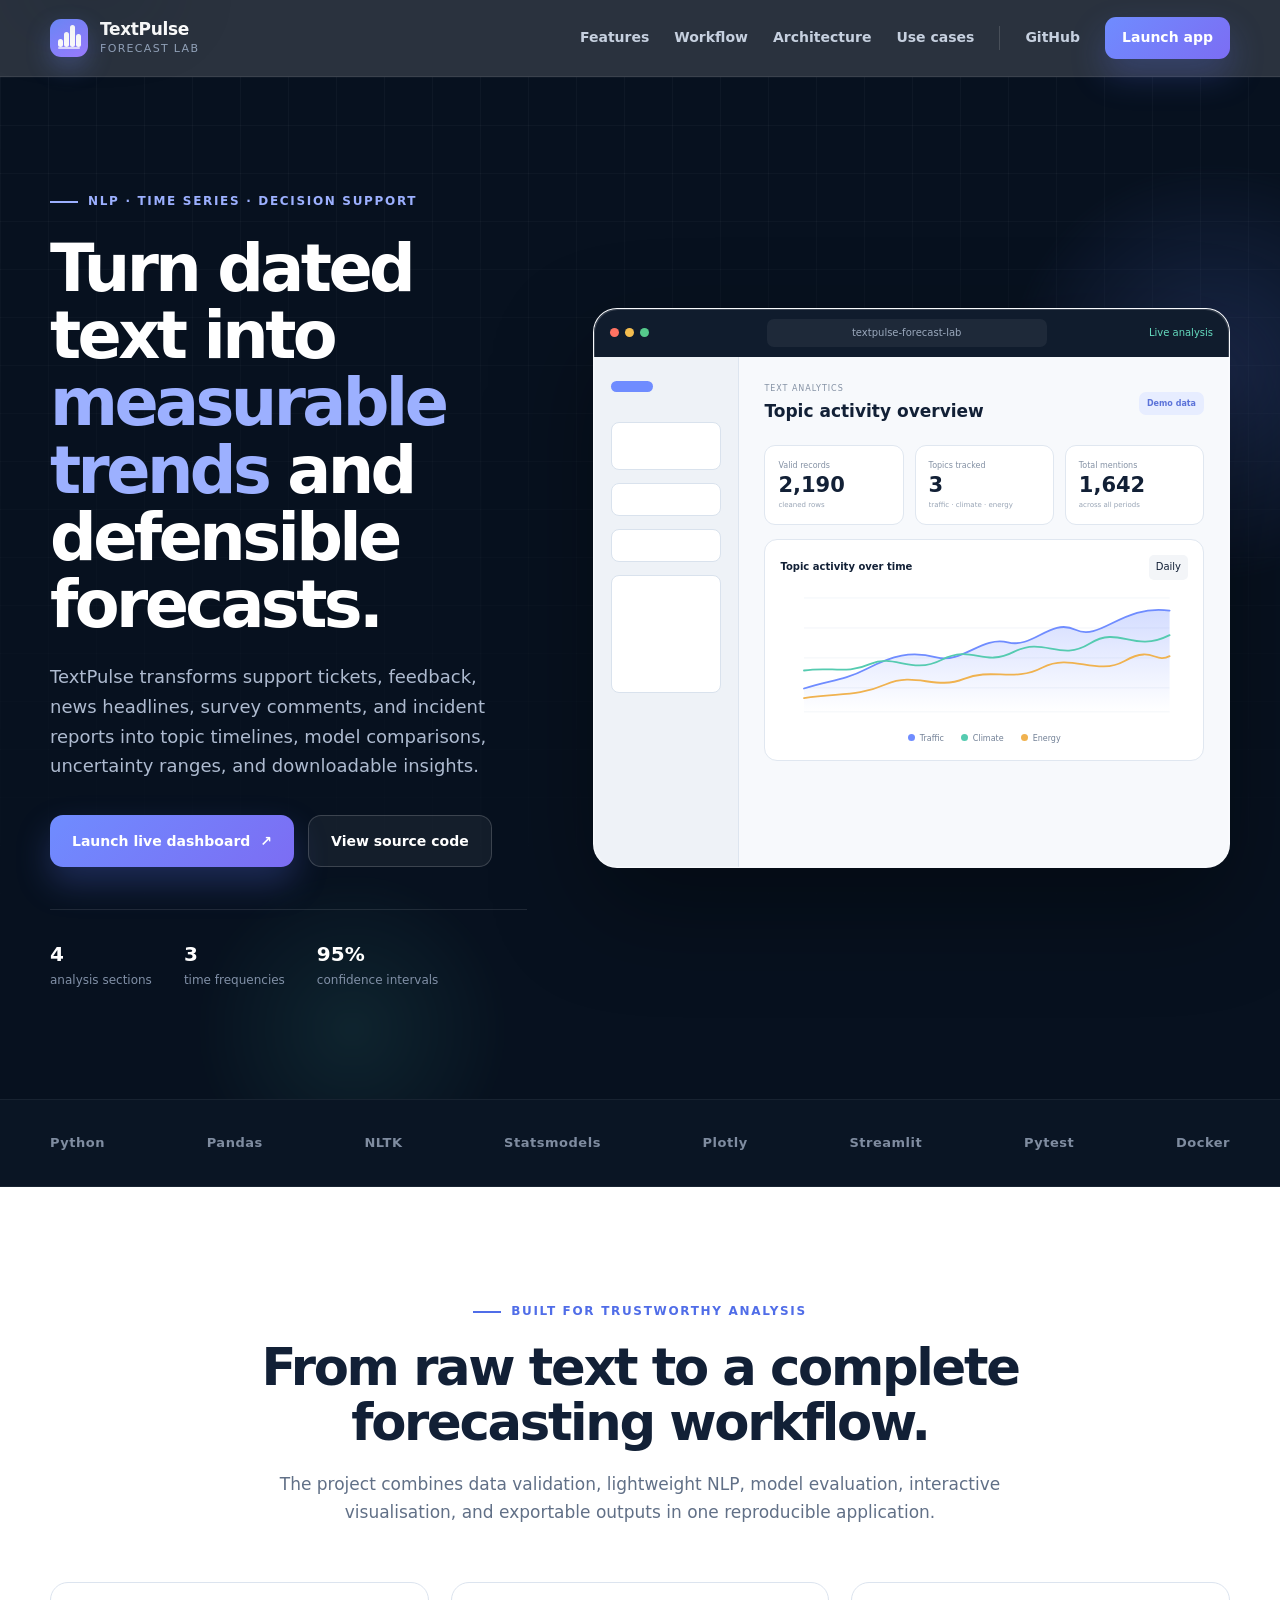
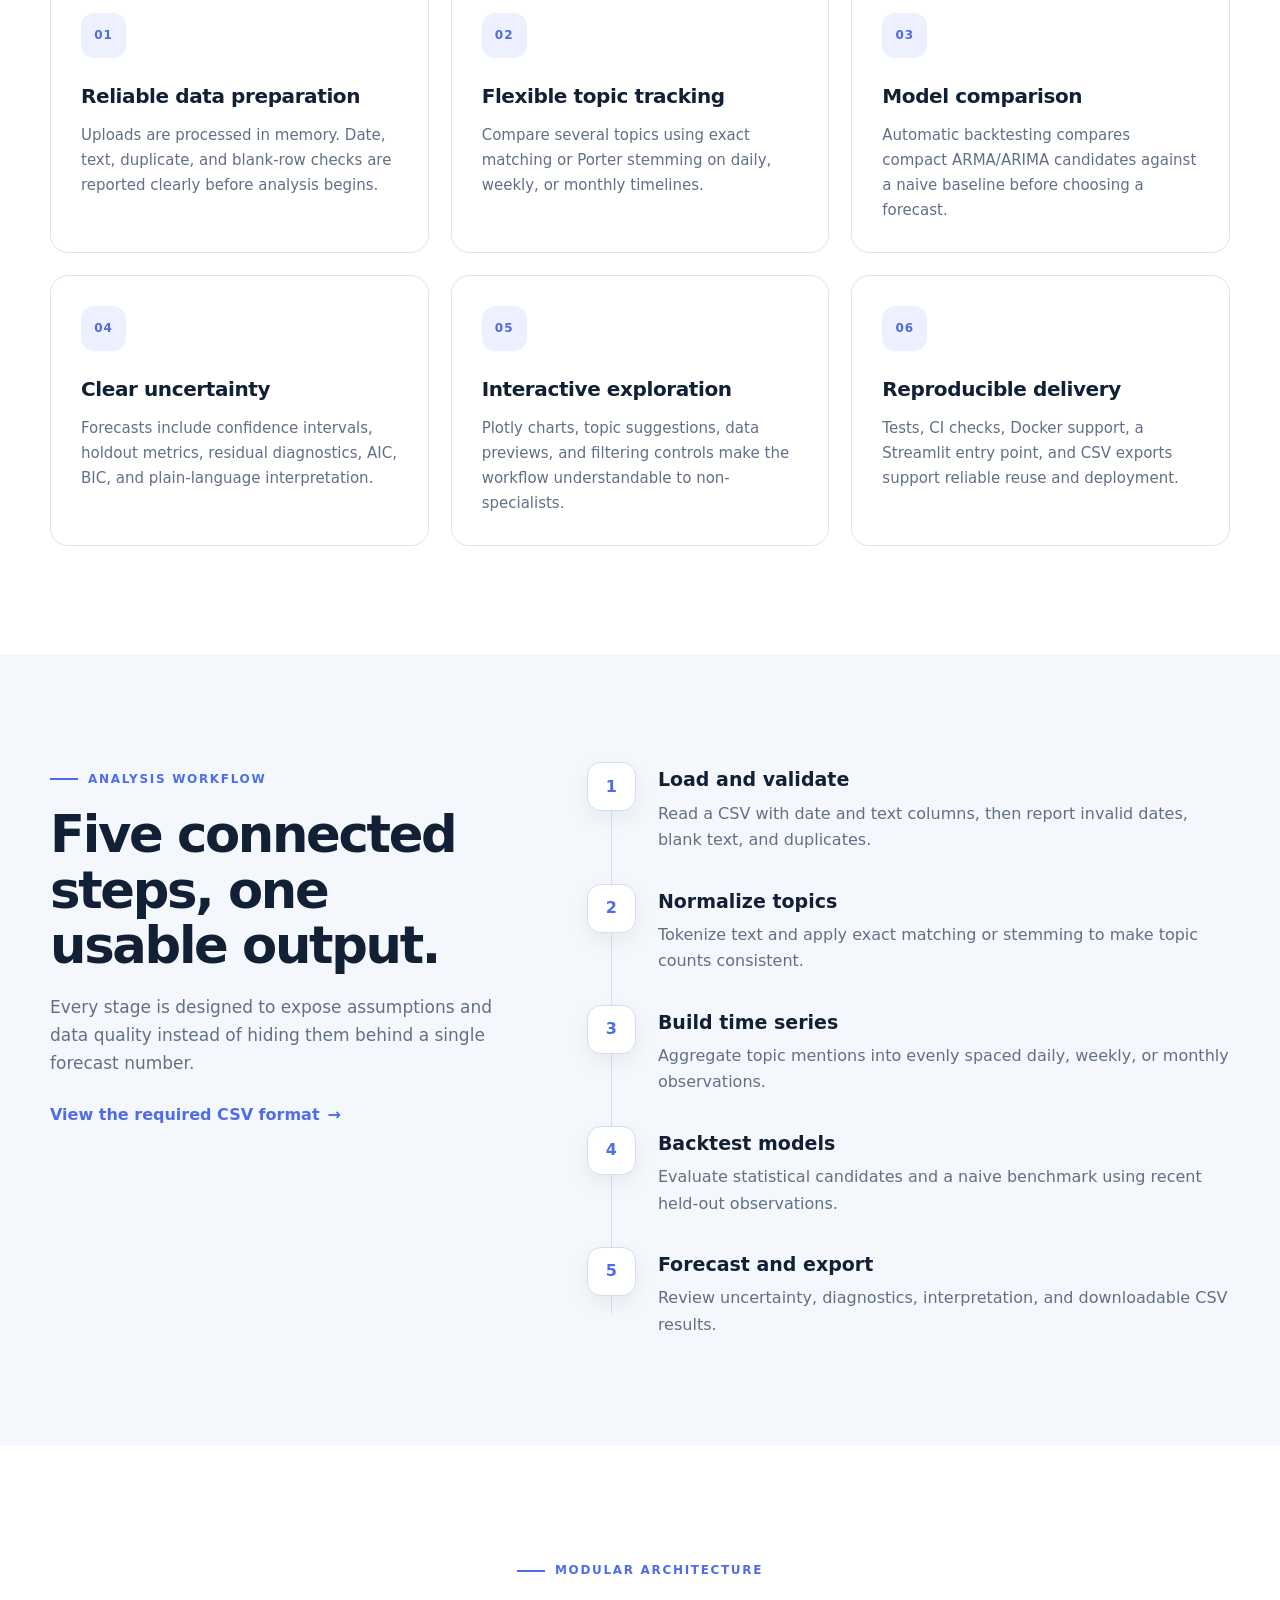
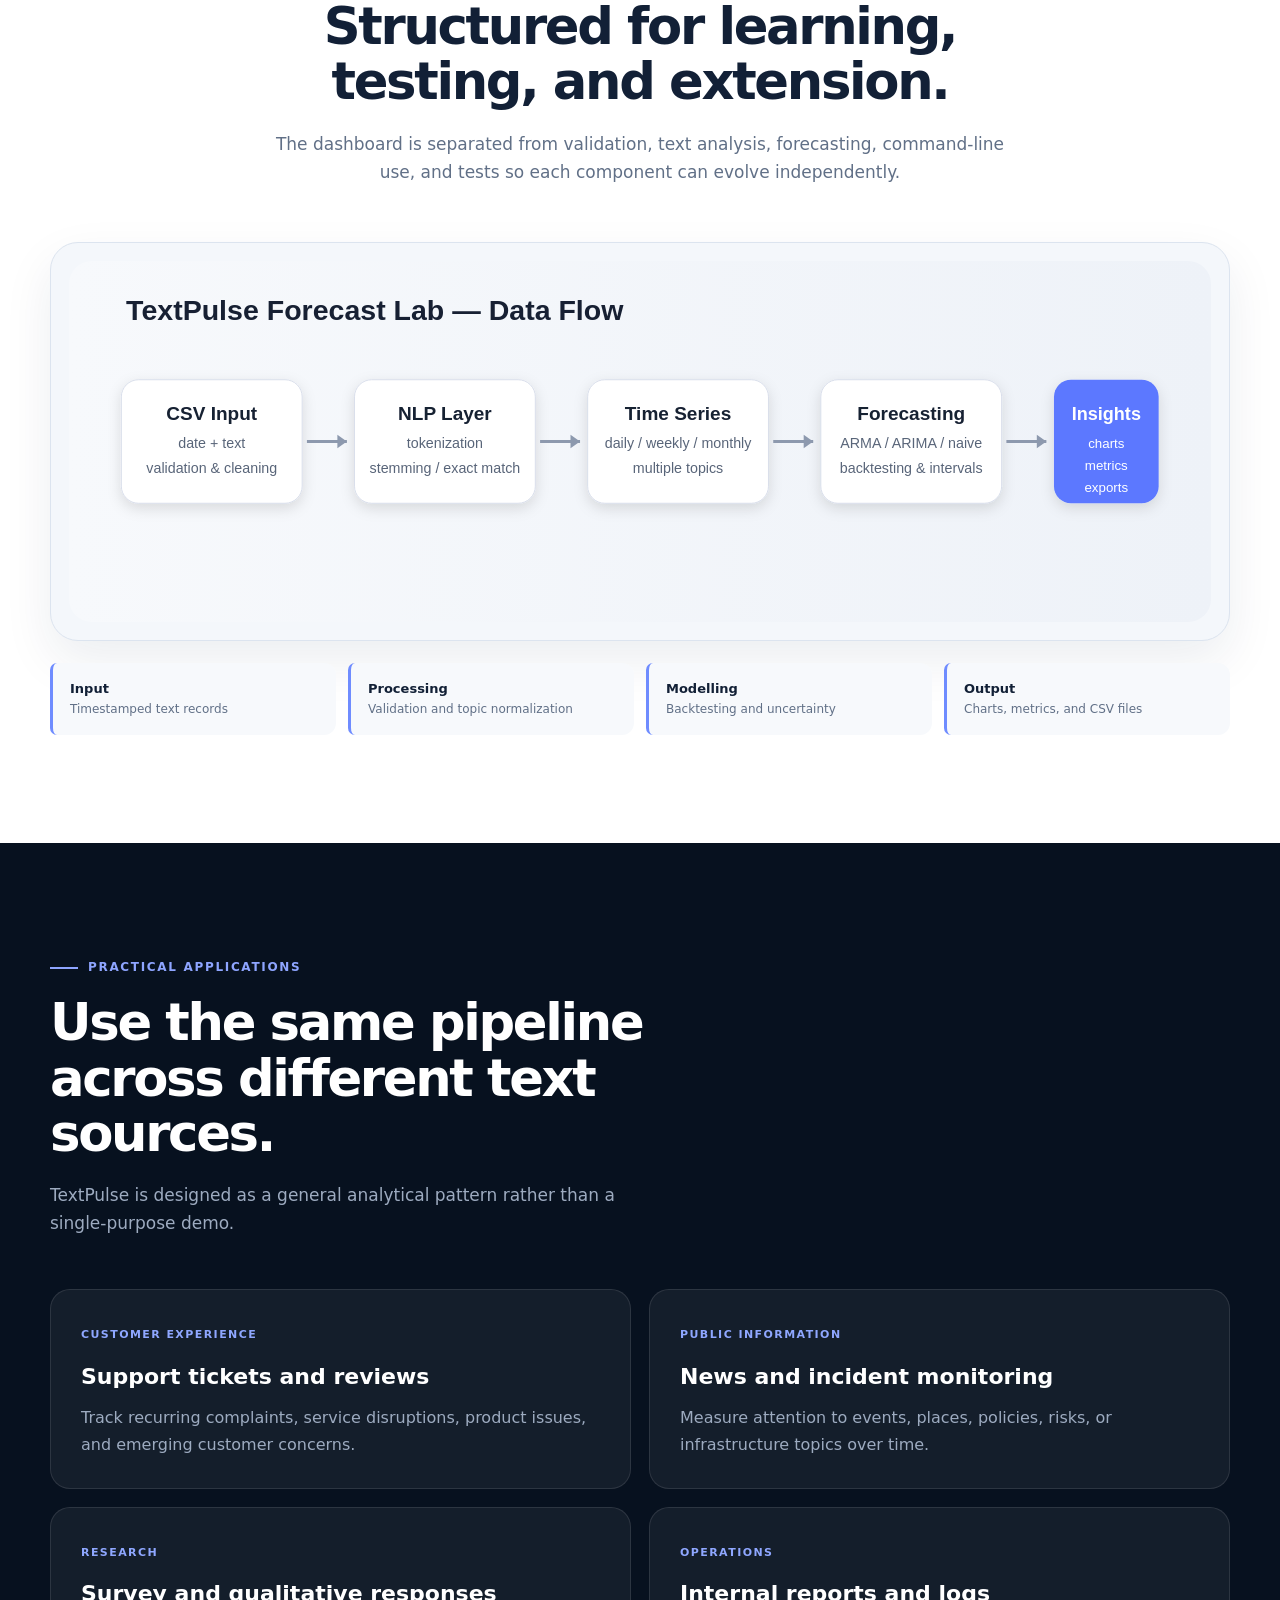
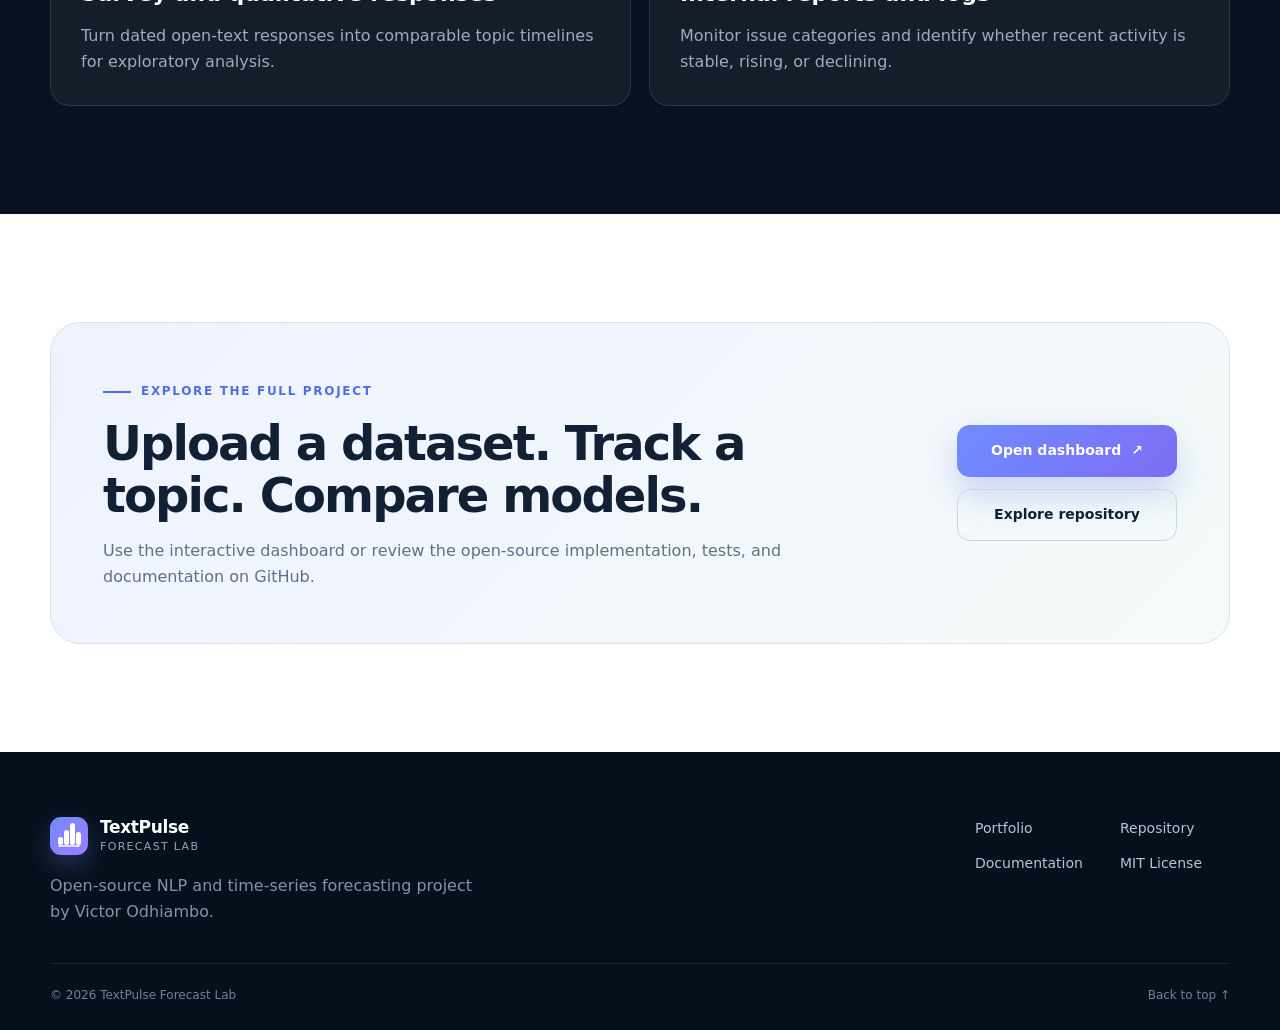
<file: index.html>
<!doctype html>
<html lang="en">
<head>
  <meta charset="utf-8">
  <meta name="viewport" content="width=device-width, initial-scale=1">
  <title>TextPulse Forecast Lab | NLP Topic Forecasting</title>
  <meta name="description" content="TextPulse Forecast Lab converts timestamped text into topic trends, model comparisons, forecasts, uncertainty intervals, diagnostics, and downloadable insights.">
  <meta name="author" content="Victor Odhiambo">
  <meta name="theme-color" content="#07111f">
  <meta property="og:type" content="website">
  <meta property="og:title" content="TextPulse Forecast Lab">
  <meta property="og:description" content="An interactive NLP and time-series forecasting platform for measuring and forecasting topic activity in dated text.">
  <meta property="og:url" content="https://aderovick.github.io/stem-arma-lab/">
  <meta property="og:image" content="https://aderovick.github.io/stem-arma-lab/assets/social-preview.svg">
  <meta name="twitter:card" content="summary_large_image">
  <link rel="canonical" href="https://aderovick.github.io/stem-arma-lab/">
  <link rel="icon" href="assets/favicon.svg" type="image/svg+xml">
  <link rel="manifest" href="site.webmanifest">
  <link rel="stylesheet" href="assets/site.css">
  <script type="application/ld+json">
  {
    "@context": "https://schema.org",
    "@type": "SoftwareApplication",
    "name": "TextPulse Forecast Lab",
    "applicationCategory": "DataAnalysisApplication",
    "operatingSystem": "Web",
    "description": "A Streamlit application that turns timestamped text into topic trends and short-term forecasts using NLP and time-series models.",
    "url": "https://aderovick.github.io/stem-arma-lab/",
    "codeRepository": "https://github.com/AderoVick/stem-arma-lab",
    "author": {
      "@type": "Person",
      "name": "Victor Odhiambo",
      "url": "https://aderovick.github.io/"
    }
  }
  </script>
</head>
<body>
  <a class="skip-link" href="#main-content">Skip to content</a>

  <header class="site-header" id="top">
    <div class="container nav-wrap">
      <a class="brand" href="#top" aria-label="TextPulse home">
        <span class="brand-mark" aria-hidden="true">
          <span></span><span></span><span></span><span></span><span></span>
        </span>
        <span>
          <strong>TextPulse</strong>
          <small>Forecast Lab</small>
        </span>
      </a>

      <button class="nav-toggle" type="button" aria-expanded="false" aria-controls="primary-nav">
        <span></span><span></span><span></span>
        <span class="sr-only">Open navigation</span>
      </button>

      <nav class="primary-nav" id="primary-nav" aria-label="Primary navigation">
        <a href="#features">Features</a>
        <a href="#workflow">Workflow</a>
        <a href="#architecture">Architecture</a>
        <a href="#use-cases">Use cases</a>
        <a class="nav-github" href="https://github.com/AderoVick/stem-arma-lab" target="_blank" rel="noreferrer">GitHub</a>
        <a class="button button-small" data-live-link href="https://stem-arma-lab.streamlit.app/" target="_blank" rel="noreferrer">Launch app</a>
      </nav>
    </div>
  </header>

  <main id="main-content">
    <section class="hero section-pad">
      <div class="hero-orb hero-orb-one" aria-hidden="true"></div>
      <div class="hero-orb hero-orb-two" aria-hidden="true"></div>
      <div class="container hero-grid">
        <div class="hero-copy reveal">
          <div class="eyebrow"><span></span> NLP · Time series · Decision support</div>
          <h1>Turn dated text into <em>measurable trends</em> and defensible forecasts.</h1>
          <p class="hero-lead">TextPulse transforms support tickets, feedback, news headlines, survey comments, and incident reports into topic timelines, model comparisons, uncertainty ranges, and downloadable insights.</p>

          <div class="hero-actions">
            <a class="button" data-live-link href="https://stem-arma-lab.streamlit.app/" target="_blank" rel="noreferrer">
              Launch live dashboard
              <span aria-hidden="true">↗</span>
            </a>
            <a class="button button-ghost" href="https://github.com/AderoVick/stem-arma-lab" target="_blank" rel="noreferrer">
              View source code
            </a>
          </div>

          <div class="hero-meta" aria-label="Project highlights">
            <div><strong>4</strong><span>analysis sections</span></div>
            <div><strong>3</strong><span>time frequencies</span></div>
            <div><strong>95%</strong><span>confidence intervals</span></div>
          </div>
        </div>

        <div class="dashboard-shell reveal" aria-label="Dashboard preview">
          <div class="browser-bar">
            <div class="browser-dots"><span></span><span></span><span></span></div>
            <div class="browser-address">textpulse-forecast-lab</div>
            <div class="browser-status">Live analysis</div>
          </div>
          <div class="dashboard-body">
            <aside class="mock-sidebar">
              <div class="mock-logo"></div>
              <div class="mock-control wide"></div>
              <div class="mock-control"></div>
              <div class="mock-control"></div>
              <div class="mock-control tall"></div>
            </aside>
            <div class="mock-main">
              <div class="mock-heading">
                <div><span>TEXT ANALYTICS</span><strong>Topic activity overview</strong></div>
                <div class="mock-badge">Demo data</div>
              </div>
              <div class="metric-row">
                <div><span>Valid records</span><strong>2,190</strong><small>cleaned rows</small></div>
                <div><span>Topics tracked</span><strong>3</strong><small>traffic · climate · energy</small></div>
                <div><span>Total mentions</span><strong>1,642</strong><small>across all periods</small></div>
              </div>
              <div class="chart-card">
                <div class="chart-title"><strong>Topic activity over time</strong><span>Daily</span></div>
                <svg viewBox="0 0 680 240" role="img" aria-label="Illustrative multi-topic line chart">
                  <defs>
                    <linearGradient id="chartFill" x1="0" y1="0" x2="0" y2="1">
                      <stop offset="0" stop-color="#6f8cff" stop-opacity=".30"/>
                      <stop offset="1" stop-color="#6f8cff" stop-opacity="0"/>
                    </linearGradient>
                  </defs>
                  <g class="grid-lines">
                    <line x1="40" y1="30" x2="650" y2="30"/><line x1="40" y1="80" x2="650" y2="80"/>
                    <line x1="40" y1="130" x2="650" y2="130"/><line x1="40" y1="180" x2="650" y2="180"/>
                    <line x1="40" y1="220" x2="650" y2="220"/>
                  </g>
                  <path class="chart-area" d="M40 181 C84 166,102 170,145 148 S218 118,261 129 S337 93,380 104 S451 63,493 83 S571 40,650 51 L650 220 L40 220 Z"/>
                  <path class="line line-one" d="M40 181 C84 166,102 170,145 148 S218 118,261 129 S337 93,380 104 S451 63,493 83 S571 40,650 51"/>
                  <path class="line line-two" d="M40 151 C85 144,111 158,151 140 S219 159,270 133 S339 146,390 120 S467 137,517 106 S588 123,650 92"/>
                  <path class="line line-three" d="M40 197 C99 188,129 195,177 174 S260 184,307 165 S390 171,438 146 S528 161,575 135 S625 140,650 127"/>
                </svg>
                <div class="chart-legend"><span class="legend-one">Traffic</span><span class="legend-two">Climate</span><span class="legend-three">Energy</span></div>
              </div>
            </div>
          </div>
        </div>
      </div>
    </section>

    <section class="proof-strip" aria-label="Technology stack">
      <div class="container proof-list">
        <span>Python</span><span>Pandas</span><span>NLTK</span><span>Statsmodels</span><span>Plotly</span><span>Streamlit</span><span>Pytest</span><span>Docker</span>
      </div>
    </section>

    <section class="section-pad" id="features">
      <div class="container">
        <div class="section-heading centered reveal">
          <div class="eyebrow"><span></span> Built for trustworthy analysis</div>
          <h2>From raw text to a complete forecasting workflow.</h2>
          <p>The project combines data validation, lightweight NLP, model evaluation, interactive visualisation, and exportable outputs in one reproducible application.</p>
        </div>

        <div class="feature-grid">
          <article class="feature-card reveal">
            <div class="icon-wrap">01</div>
            <h3>Reliable data preparation</h3>
            <p>Uploads are processed in memory. Date, text, duplicate, and blank-row checks are reported clearly before analysis begins.</p>
          </article>
          <article class="feature-card reveal">
            <div class="icon-wrap">02</div>
            <h3>Flexible topic tracking</h3>
            <p>Compare several topics using exact matching or Porter stemming on daily, weekly, or monthly timelines.</p>
          </article>
          <article class="feature-card reveal">
            <div class="icon-wrap">03</div>
            <h3>Model comparison</h3>
            <p>Automatic backtesting compares compact ARMA/ARIMA candidates against a naive baseline before choosing a forecast.</p>
          </article>
          <article class="feature-card reveal">
            <div class="icon-wrap">04</div>
            <h3>Clear uncertainty</h3>
            <p>Forecasts include confidence intervals, holdout metrics, residual diagnostics, AIC, BIC, and plain-language interpretation.</p>
          </article>
          <article class="feature-card reveal">
            <div class="icon-wrap">05</div>
            <h3>Interactive exploration</h3>
            <p>Plotly charts, topic suggestions, data previews, and filtering controls make the workflow understandable to non-specialists.</p>
          </article>
          <article class="feature-card reveal">
            <div class="icon-wrap">06</div>
            <h3>Reproducible delivery</h3>
            <p>Tests, CI checks, Docker support, a Streamlit entry point, and CSV exports support reliable reuse and deployment.</p>
          </article>
        </div>
      </div>
    </section>

    <section class="section-pad section-tint" id="workflow">
      <div class="container split-layout">
        <div class="section-heading reveal">
          <div class="eyebrow"><span></span> Analysis workflow</div>
          <h2>Five connected steps, one usable output.</h2>
          <p>Every stage is designed to expose assumptions and data quality instead of hiding them behind a single forecast number.</p>
          <a class="text-link" href="https://github.com/AderoVick/stem-arma-lab#data-format" target="_blank" rel="noreferrer">View the required CSV format <span>→</span></a>
        </div>

        <ol class="timeline reveal">
          <li><span>1</span><div><strong>Load and validate</strong><p>Read a CSV with date and text columns, then report invalid dates, blank text, and duplicates.</p></div></li>
          <li><span>2</span><div><strong>Normalize topics</strong><p>Tokenize text and apply exact matching or stemming to make topic counts consistent.</p></div></li>
          <li><span>3</span><div><strong>Build time series</strong><p>Aggregate topic mentions into evenly spaced daily, weekly, or monthly observations.</p></div></li>
          <li><span>4</span><div><strong>Backtest models</strong><p>Evaluate statistical candidates and a naive benchmark using recent held-out observations.</p></div></li>
          <li><span>5</span><div><strong>Forecast and export</strong><p>Review uncertainty, diagnostics, interpretation, and downloadable CSV results.</p></div></li>
        </ol>
      </div>
    </section>

    <section class="section-pad" id="architecture">
      <div class="container">
        <div class="section-heading centered reveal">
          <div class="eyebrow"><span></span> Modular architecture</div>
          <h2>Structured for learning, testing, and extension.</h2>
          <p>The dashboard is separated from validation, text analysis, forecasting, command-line use, and tests so each component can evolve independently.</p>
        </div>
        <div class="architecture-frame reveal">
          <img src="assets/architecture.svg" alt="TextPulse data flow from CSV input through NLP and time-series forecasting to insights">
        </div>
        <div class="architecture-notes reveal">
          <div><strong>Input</strong><span>Timestamped text records</span></div>
          <div><strong>Processing</strong><span>Validation and topic normalization</span></div>
          <div><strong>Modelling</strong><span>Backtesting and uncertainty</span></div>
          <div><strong>Output</strong><span>Charts, metrics, and CSV files</span></div>
        </div>
      </div>
    </section>

    <section class="section-pad section-dark" id="use-cases">
      <div class="container">
        <div class="section-heading reveal">
          <div class="eyebrow eyebrow-light"><span></span> Practical applications</div>
          <h2>Use the same pipeline across different text sources.</h2>
          <p>TextPulse is designed as a general analytical pattern rather than a single-purpose demo.</p>
        </div>
        <div class="use-case-grid">
          <article class="use-case-card reveal"><span>Customer experience</span><h3>Support tickets and reviews</h3><p>Track recurring complaints, service disruptions, product issues, and emerging customer concerns.</p></article>
          <article class="use-case-card reveal"><span>Public information</span><h3>News and incident monitoring</h3><p>Measure attention to events, places, policies, risks, or infrastructure topics over time.</p></article>
          <article class="use-case-card reveal"><span>Research</span><h3>Survey and qualitative responses</h3><p>Turn dated open-text responses into comparable topic timelines for exploratory analysis.</p></article>
          <article class="use-case-card reveal"><span>Operations</span><h3>Internal reports and logs</h3><p>Monitor issue categories and identify whether recent activity is stable, rising, or declining.</p></article>
        </div>
      </div>
    </section>

    <section class="section-pad">
      <div class="container cta-panel reveal">
        <div>
          <div class="eyebrow"><span></span> Explore the full project</div>
          <h2>Upload a dataset. Track a topic. Compare models.</h2>
          <p>Use the interactive dashboard or review the open-source implementation, tests, and documentation on GitHub.</p>
        </div>
        <div class="cta-actions">
          <a class="button" data-live-link href="https://stem-arma-lab.streamlit.app/" target="_blank" rel="noreferrer">Open dashboard <span>↗</span></a>
          <a class="button button-ghost-dark" href="https://github.com/AderoVick/stem-arma-lab" target="_blank" rel="noreferrer">Explore repository</a>
        </div>
      </div>
    </section>
  </main>

  <footer class="site-footer">
    <div class="container footer-grid">
      <div>
        <a class="brand footer-brand" href="#top">
          <span class="brand-mark" aria-hidden="true"><span></span><span></span><span></span><span></span><span></span></span>
          <span><strong>TextPulse</strong><small>Forecast Lab</small></span>
        </a>
        <p>Open-source NLP and time-series forecasting project by Victor Odhiambo.</p>
      </div>
      <div class="footer-links">
        <a href="https://aderovick.github.io/">Portfolio</a>
        <a href="https://github.com/AderoVick/stem-arma-lab">Repository</a>
        <a href="README.md">Documentation</a>
        <a href="LICENSE">MIT License</a>
      </div>
    </div>
    <div class="container footer-bottom">
      <span>© <span id="year"></span> TextPulse Forecast Lab</span>
      <a href="#top">Back to top ↑</a>
    </div>
  </footer>

  <script src="assets/site-config.js"></script>
  <script src="assets/site.js"></script>
</body>
</html>
</file>
<file: assets/site.css>
:root {
  --bg: #07111f;
  --bg-soft: #0b1728;
  --surface: #ffffff;
  --surface-soft: #f4f7fb;
  --text: #122036;
  --muted: #617087;
  --line: #dce4ef;
  --primary: #6f8cff;
  --primary-dark: #506de8;
  --aqua: #55d6be;
  --gold: #f7bf5b;
  --shadow: 0 28px 80px rgba(8, 22, 43, .16);
  --radius-lg: 28px;
  --radius-md: 18px;
  --container: 1180px;
}

* { box-sizing: border-box; }
html { scroll-behavior: smooth; }
body {
  margin: 0;
  color: var(--text);
  background: #fff;
  font-family: Inter, ui-sans-serif, system-ui, -apple-system, BlinkMacSystemFont, "Segoe UI", sans-serif;
  line-height: 1.65;
  -webkit-font-smoothing: antialiased;
}
img, svg { max-width: 100%; }
a { color: inherit; text-decoration: none; }
button, a { -webkit-tap-highlight-color: transparent; }

.container { width: min(calc(100% - 40px), var(--container)); margin-inline: auto; }
.section-pad { padding: 108px 0; position: relative; }
.section-tint { background: var(--surface-soft); }
.section-dark { background: var(--bg); color: #fff; overflow: hidden; }
.sr-only { position: absolute; width: 1px; height: 1px; padding: 0; margin: -1px; overflow: hidden; clip: rect(0,0,0,0); white-space: nowrap; border: 0; }
.skip-link { position: fixed; left: 16px; top: -60px; z-index: 9999; background: #fff; color: var(--text); padding: 10px 16px; border-radius: 10px; box-shadow: var(--shadow); }
.skip-link:focus { top: 16px; }

.site-header {
  position: sticky;
  top: 0;
  z-index: 1000;
  background: rgba(7, 17, 31, .86);
  backdrop-filter: blur(18px);
  border-bottom: 1px solid rgba(255,255,255,.08);
  color: #fff;
}
.nav-wrap { min-height: 76px; display: flex; align-items: center; justify-content: space-between; gap: 28px; }
.brand { display: inline-flex; align-items: center; gap: 12px; color: #fff; }
.brand > span:last-child { display: flex; flex-direction: column; line-height: 1.05; }
.brand strong { font-size: 17px; letter-spacing: -.02em; }
.brand small { color: #93a3ba; font-size: 11px; text-transform: uppercase; letter-spacing: .12em; margin-top: 4px; }
.brand-mark { width: 38px; height: 38px; border-radius: 11px; background: linear-gradient(145deg, var(--primary), #9c7cff); position: relative; display: grid; place-items: center; box-shadow: 0 10px 24px rgba(111,140,255,.28); }
.brand-mark span { position: absolute; width: 5px; border-radius: 5px; background: #fff; bottom: 10px; }
.brand-mark span:nth-child(1) { height: 8px; left: 8px; }
.brand-mark span:nth-child(2) { height: 15px; left: 14px; }
.brand-mark span:nth-child(3) { height: 22px; left: 20px; }
.brand-mark span:nth-child(4) { height: 13px; left: 26px; }
.brand-mark span:nth-child(5) { width: 22px; height: 2px; bottom: 8px; left: 8px; opacity: .72; }
.primary-nav { display: flex; align-items: center; gap: 25px; font-size: 14px; font-weight: 650; }
.primary-nav > a:not(.button) { color: #c6d0df; transition: color .2s ease; }
.primary-nav > a:not(.button):hover { color: #fff; }
.nav-github { padding-left: 25px; border-left: 1px solid rgba(255,255,255,.14); }
.nav-toggle { display: none; border: 0; background: transparent; padding: 8px; }
.nav-toggle span:not(.sr-only) { display: block; width: 24px; height: 2px; background: #fff; margin: 5px 0; border-radius: 2px; }

.hero { background: var(--bg); color: #fff; min-height: 790px; display: flex; align-items: center; overflow: hidden; }
.hero::before { content: ""; position: absolute; inset: 0; background-image: linear-gradient(rgba(255,255,255,.035) 1px, transparent 1px), linear-gradient(90deg, rgba(255,255,255,.035) 1px, transparent 1px); background-size: 48px 48px; mask-image: linear-gradient(to bottom, rgba(0,0,0,.9), transparent 92%); }
.hero-orb { position: absolute; border-radius: 999px; filter: blur(4px); opacity: .55; pointer-events: none; }
.hero-orb-one { width: 430px; height: 430px; top: 80px; right: -150px; background: radial-gradient(circle, rgba(111,140,255,.35), transparent 70%); }
.hero-orb-two { width: 320px; height: 320px; bottom: -90px; left: 15%; background: radial-gradient(circle, rgba(85,214,190,.18), transparent 70%); }
.hero-grid { position: relative; display: grid; grid-template-columns: .9fr 1.2fr; align-items: center; gap: 66px; }
.eyebrow { display: inline-flex; align-items: center; gap: 10px; color: var(--primary-dark); font-weight: 800; font-size: 12px; text-transform: uppercase; letter-spacing: .14em; }
.eyebrow span { width: 28px; height: 2px; background: currentColor; }
.hero .eyebrow { color: #9cb0ff; }
.hero h1 { margin: 23px 0 24px; font-size: clamp(48px, 5.1vw, 74px); line-height: 1.03; letter-spacing: -.055em; max-width: 720px; }
.hero h1 em { font-style: normal; color: #9cb0ff; }
.hero-lead { color: #aebbd0; font-size: 18px; max-width: 620px; margin: 0; }
.hero-actions { margin-top: 34px; display: flex; flex-wrap: wrap; gap: 14px; }
.button { display: inline-flex; align-items: center; justify-content: center; gap: 10px; min-height: 52px; padding: 0 22px; border-radius: 13px; background: linear-gradient(135deg, var(--primary), #7c6df3); color: #fff; font-weight: 800; font-size: 14px; box-shadow: 0 16px 34px rgba(88,112,232,.28); transition: transform .2s ease, box-shadow .2s ease; }
.button:hover { transform: translateY(-2px); box-shadow: 0 20px 40px rgba(88,112,232,.38); }
.button-small { min-height: 42px; padding: 0 17px; border-radius: 11px; }
.button-ghost { background: rgba(255,255,255,.055); border: 1px solid rgba(255,255,255,.17); box-shadow: none; }
.button-ghost:hover { background: rgba(255,255,255,.1); box-shadow: none; }
.button-ghost-dark { background: transparent; color: var(--text); border: 1px solid #cbd5e3; box-shadow: none; }
.button-ghost-dark:hover { background: #fff; box-shadow: 0 12px 26px rgba(16,38,71,.10); }
.hero-meta { display: flex; gap: 32px; margin-top: 42px; padding-top: 28px; border-top: 1px solid rgba(255,255,255,.10); }
.hero-meta div { display: flex; flex-direction: column; }
.hero-meta strong { font-size: 20px; }
.hero-meta span { color: #8190a7; font-size: 12px; }

.dashboard-shell { position: relative; border-radius: 24px; background: #f7f9fc; box-shadow: 0 40px 100px rgba(0,0,0,.36); border: 1px solid rgba(255,255,255,.16); transform: perspective(1400px) rotateY(-3deg) rotateX(1deg); overflow: hidden; }
.dashboard-shell::after { content: ""; position: absolute; inset: 0; pointer-events: none; box-shadow: inset 0 0 0 1px rgba(255,255,255,.18); border-radius: inherit; }
.browser-bar { height: 48px; background: #101c2d; display: grid; grid-template-columns: 100px 1fr 110px; align-items: center; padding: 0 16px; color: #9aa8bc; font-size: 10px; }
.browser-dots { display: flex; gap: 6px; }
.browser-dots span { width: 9px; height: 9px; border-radius: 50%; background: #ff7262; }
.browser-dots span:nth-child(2) { background: #f4bd4f; }
.browser-dots span:nth-child(3) { background: #55c98b; }
.browser-address { justify-self: center; background: rgba(255,255,255,.06); padding: 6px 18px; border-radius: 7px; width: min(280px, 90%); text-align: center; }
.browser-status { justify-self: end; color: #65dbbf; }
.dashboard-body { display: grid; grid-template-columns: 145px 1fr; min-height: 510px; color: var(--text); }
.mock-sidebar { background: #eef2f7; border-right: 1px solid #dde5ef; padding: 24px 17px; }
.mock-logo { width: 42px; height: 11px; background: #6f8cff; border-radius: 6px; margin-bottom: 30px; }
.mock-control { height: 33px; background: #fff; border: 1px solid #d9e2ed; border-radius: 8px; margin-bottom: 13px; }
.mock-control.wide { height: 48px; }
.mock-control.tall { height: 118px; }
.mock-main { padding: 25px; }
.mock-heading { display: flex; justify-content: space-between; gap: 16px; align-items: center; margin-bottom: 20px; }
.mock-heading div:first-child { display: flex; flex-direction: column; }
.mock-heading span { color: #8491a4; font-size: 8px; letter-spacing: .12em; }
.mock-heading strong { font-size: 17px; margin-top: 2px; }
.mock-badge { background: #e7edff; color: #5c73d9; padding: 5px 8px; border-radius: 7px; font-size: 8px; font-weight: 800; }
.metric-row { display: grid; grid-template-columns: repeat(3, 1fr); gap: 11px; margin-bottom: 14px; }
.metric-row > div { background: #fff; border: 1px solid #e0e7f0; border-radius: 11px; padding: 13px; display: flex; flex-direction: column; }
.metric-row span { color: #8491a4; font-size: 8px; }
.metric-row strong { font-size: 21px; line-height: 1.3; }
.metric-row small { color: #98a4b5; font-size: 7px; white-space: nowrap; overflow: hidden; text-overflow: ellipsis; }
.chart-card { background: #fff; border: 1px solid #e0e7f0; border-radius: 13px; padding: 15px; }
.chart-title { display: flex; align-items: center; justify-content: space-between; font-size: 10px; }
.chart-title span { background: #f3f5f8; padding: 4px 7px; border-radius: 5px; }
.grid-lines line { stroke: #e9eef5; stroke-width: 1; }
.chart-area { fill: url(#chartFill); }
.line { fill: none; stroke-width: 3; stroke-linecap: round; }
.line-one { stroke: #6f8cff; }
.line-two { stroke: #55cbb0; }
.line-three { stroke: #f0b24f; }
.chart-legend { display: flex; gap: 17px; justify-content: center; color: #728096; font-size: 8px; }
.chart-legend span::before { content: ""; display: inline-block; width: 7px; height: 7px; border-radius: 50%; margin-right: 5px; }
.legend-one::before { background: #6f8cff; }.legend-two::before { background: #55cbb0; }.legend-three::before { background: #f0b24f; }

.proof-strip { background: #0a1524; border-top: 1px solid rgba(255,255,255,.06); border-bottom: 1px solid rgba(255,255,255,.06); }
.proof-list { min-height: 86px; display: flex; align-items: center; justify-content: space-between; gap: 22px; flex-wrap: wrap; color: #7f8ca0; font-size: 13px; font-weight: 800; letter-spacing: .04em; }
.section-heading { max-width: 600px; }
.section-heading.centered { text-align: center; margin: 0 auto 56px; max-width: 760px; }
.section-heading.centered .eyebrow { justify-content: center; }
.section-heading h2 { font-size: clamp(36px, 4vw, 54px); line-height: 1.08; letter-spacing: -.045em; margin: 18px 0 20px; }
.section-heading p { color: var(--muted); font-size: 17px; margin: 0; }
.section-dark .section-heading p { color: #9dabc0; }
.eyebrow-light { color: #8ea5ff; }

.feature-grid { display: grid; grid-template-columns: repeat(3, 1fr); gap: 22px; }
.feature-card { padding: 30px; border: 1px solid var(--line); border-radius: var(--radius-md); background: #fff; transition: transform .25s ease, box-shadow .25s ease, border-color .25s ease; }
.feature-card:hover { transform: translateY(-6px); box-shadow: var(--shadow); border-color: #cbd6e6; }
.icon-wrap { width: 45px; height: 45px; border-radius: 13px; display: grid; place-items: center; color: #4f6adb; background: #edf1ff; font-size: 12px; font-weight: 900; letter-spacing: .08em; }
.feature-card h3 { margin: 22px 0 10px; font-size: 20px; letter-spacing: -.02em; }
.feature-card p { color: var(--muted); margin: 0; font-size: 15px; }

.split-layout { display: grid; grid-template-columns: .82fr 1.18fr; gap: 90px; align-items: start; }
.text-link { display: inline-flex; align-items: center; gap: 8px; color: var(--primary-dark); font-weight: 800; margin-top: 25px; }
.timeline { list-style: none; margin: 0; padding: 0; position: relative; }
.timeline::before { content: ""; position: absolute; top: 24px; bottom: 24px; left: 24px; width: 1px; background: #d5dfeb; }
.timeline li { display: grid; grid-template-columns: 49px 1fr; gap: 22px; position: relative; padding-bottom: 30px; }
.timeline li:last-child { padding-bottom: 0; }
.timeline li > span { width: 49px; height: 49px; border-radius: 14px; background: #fff; border: 1px solid #d5dfeb; display: grid; place-items: center; color: var(--primary-dark); font-weight: 900; z-index: 1; box-shadow: 0 8px 20px rgba(22,45,79,.06); }
.timeline strong { display: block; font-size: 19px; margin: 2px 0 5px; }
.timeline p { margin: 0; color: var(--muted); }

.architecture-frame { background: var(--surface-soft); border: 1px solid var(--line); border-radius: var(--radius-lg); padding: 18px; box-shadow: 0 20px 50px rgba(16,38,71,.08); }
.architecture-frame img { display: block; width: 100%; border-radius: 18px; }
.architecture-notes { display: grid; grid-template-columns: repeat(4, 1fr); gap: 12px; margin-top: 22px; }
.architecture-notes div { padding: 15px 17px; border-left: 3px solid var(--primary); background: #f7f9fc; border-radius: 7px 12px 12px 7px; display: flex; flex-direction: column; }
.architecture-notes strong { font-size: 13px; }
.architecture-notes span { color: var(--muted); font-size: 12px; }

.use-case-grid { display: grid; grid-template-columns: repeat(2, 1fr); gap: 18px; margin-top: 52px; }
.use-case-card { padding: 30px; border-radius: 20px; background: rgba(255,255,255,.055); border: 1px solid rgba(255,255,255,.10); }
.use-case-card span { color: #8fa7ff; text-transform: uppercase; font-size: 11px; letter-spacing: .13em; font-weight: 900; }
.use-case-card h3 { font-size: 22px; margin: 12px 0 10px; }
.use-case-card p { color: #9dabc0; margin: 0; }

.cta-panel { background: linear-gradient(135deg, #eef2ff, #f4fbf8); border: 1px solid #dbe4ee; border-radius: 30px; padding: 52px; display: flex; align-items: center; justify-content: space-between; gap: 50px; }
.cta-panel h2 { font-size: clamp(32px, 3.8vw, 48px); line-height: 1.08; letter-spacing: -.04em; margin: 16px 0; max-width: 690px; }
.cta-panel p { color: var(--muted); max-width: 680px; margin: 0; }
.cta-actions { display: flex; flex-direction: column; gap: 12px; min-width: 220px; }

.site-footer { background: #06101c; color: #fff; padding: 65px 0 24px; }
.footer-grid { display: grid; grid-template-columns: 1fr auto; gap: 50px; padding-bottom: 38px; }
.footer-brand { margin-bottom: 18px; }
.site-footer p { color: #8492a7; max-width: 430px; margin: 0; }
.footer-links { display: grid; grid-template-columns: repeat(2, minmax(110px, 1fr)); gap: 12px 35px; align-content: start; color: #b7c2d3; font-size: 14px; }
.footer-links a:hover { color: #fff; }
.footer-bottom { border-top: 1px solid rgba(255,255,255,.08); padding-top: 22px; display: flex; justify-content: space-between; color: #718097; font-size: 12px; }

.reveal { opacity: 0; transform: translateY(22px); transition: opacity .7s ease, transform .7s ease; }
.reveal.is-visible { opacity: 1; transform: translateY(0); }

@media (prefers-reduced-motion: reduce) {
  html { scroll-behavior: auto; }
  .reveal { opacity: 1; transform: none; transition: none; }
  .button, .feature-card { transition: none; }
}

@media (max-width: 1040px) {
  .hero-grid { grid-template-columns: 1fr; }
  .hero { padding-top: 85px; }
  .hero-copy { max-width: 760px; }
  .dashboard-shell { transform: none; max-width: 900px; }
  .feature-grid { grid-template-columns: repeat(2, 1fr); }
  .split-layout { grid-template-columns: 1fr; gap: 50px; }
  .cta-panel { align-items: flex-start; flex-direction: column; }
  .cta-actions { flex-direction: row; min-width: 0; }
}

@media (max-width: 800px) {
  .section-pad { padding: 80px 0; }
  .nav-toggle { display: block; }
  .primary-nav { position: fixed; inset: 76px 0 auto 0; display: none; flex-direction: column; align-items: stretch; padding: 24px 20px 30px; background: rgba(7,17,31,.98); border-bottom: 1px solid rgba(255,255,255,.1); }
  .primary-nav.is-open { display: flex; }
  .nav-github { padding-left: 0; border-left: 0; }
  .primary-nav .button { width: 100%; }
  .dashboard-body { grid-template-columns: 95px 1fr; }
  .mock-main { padding: 16px; }
  .metric-row { grid-template-columns: 1fr; }
  .metric-row > div:nth-child(n+2) { display: none; }
  .feature-grid, .use-case-grid { grid-template-columns: 1fr; }
  .architecture-notes { grid-template-columns: repeat(2, 1fr); }
  .footer-grid { grid-template-columns: 1fr; }
}

@media (max-width: 560px) {
  .container { width: min(calc(100% - 28px), var(--container)); }
  .hero { min-height: auto; }
  .hero h1 { font-size: 43px; }
  .hero-actions, .cta-actions { flex-direction: column; align-items: stretch; }
  .hero-meta { gap: 17px; justify-content: space-between; }
  .hero-meta span { font-size: 10px; }
  .dashboard-shell { display: none; }
  .proof-list { justify-content: center; padding: 22px 0; }
  .section-heading h2 { font-size: 38px; }
  .feature-card { padding: 25px; }
  .architecture-notes { grid-template-columns: 1fr; }
  .cta-panel { padding: 34px 24px; }
  .footer-links { grid-template-columns: 1fr 1fr; }
  .footer-bottom { flex-direction: column; gap: 10px; }
}
</file>
